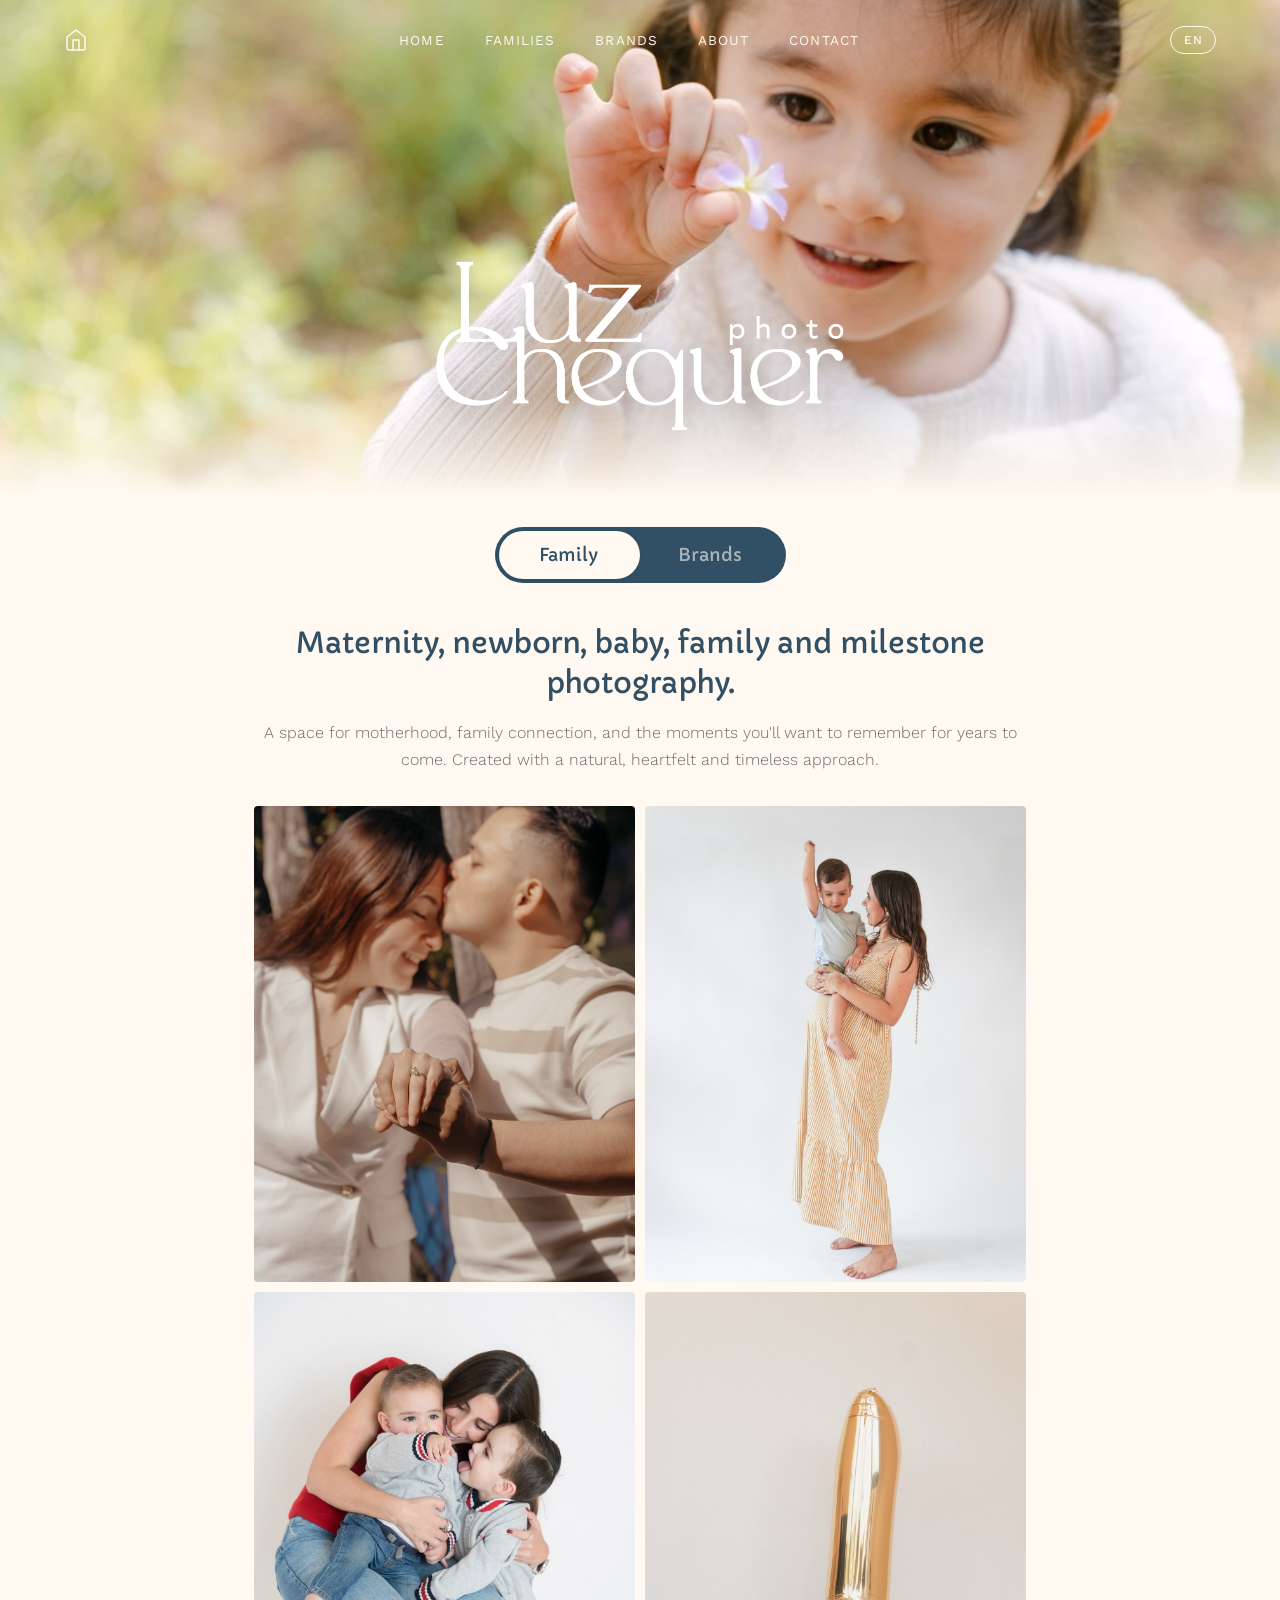
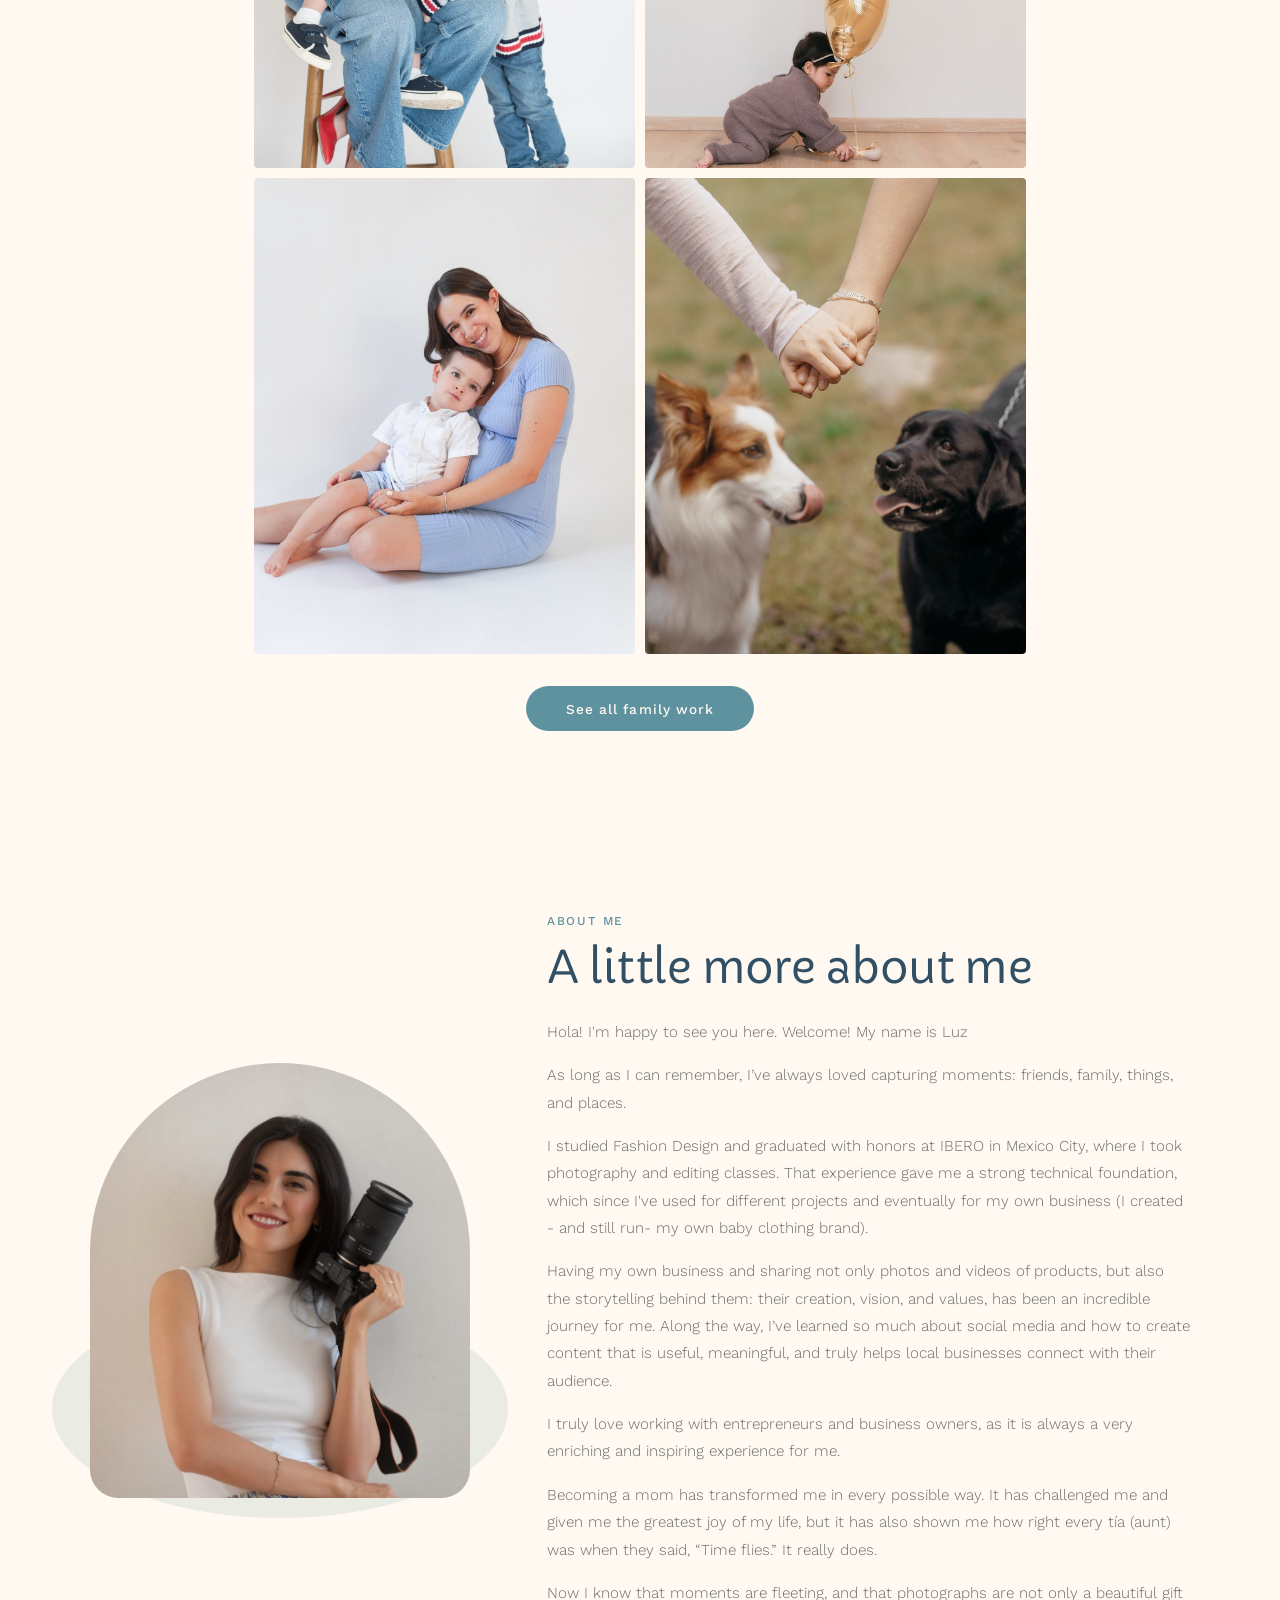
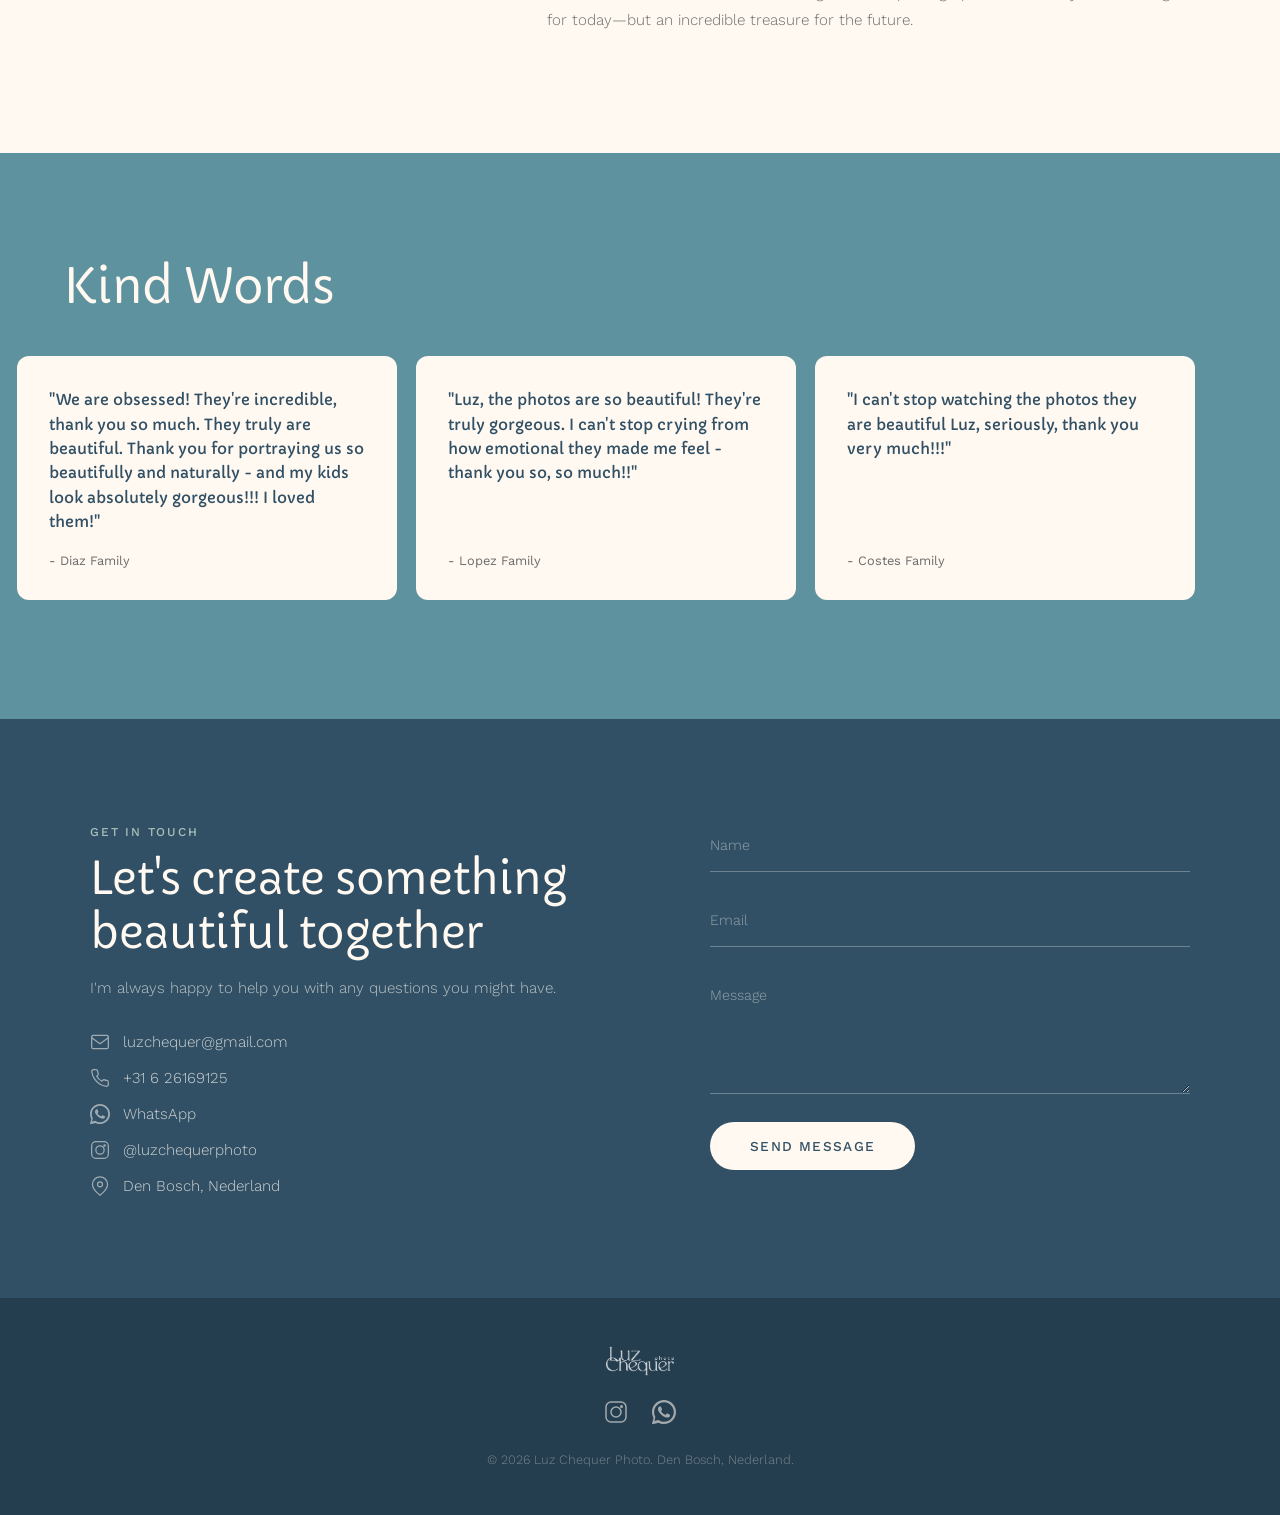
<file: site/index.html>
<!DOCTYPE html>
<html lang="en">
<head>
    <meta charset="UTF-8">
    <meta name="viewport" content="width=device-width, initial-scale=1.0">
    <title>Luz Chequer Photo</title>
    <link rel="stylesheet" href="/site/styles.css">
    <link rel="preconnect" href="https://fonts.googleapis.com">
    <link rel="preconnect" href="https://fonts.gstatic.com" crossorigin>
    <link href="https://fonts.googleapis.com/css2?family=Capriola&family=Work+Sans:wght@300;400;500;600&display=swap" rel="stylesheet">
    <link rel="preload" as="image" href="/porfolio/brands/DSC03379.jpg">
</head>
<body>

    <!-- Navigation -->
    <nav class="navbar navbar--transparent" id="navbar">
        <a href="#home" class="nav-logo">
            <img src="/logo/luzchequerphoto-logo.png" alt="Luz Chequer Photo" class="logo-dark">
            <img src="/logo/luzchequerphoto-logo-b.png" alt="Luz Chequer Photo" class="logo-light">
            <svg class="nav-home-icon" width="24" height="24" viewBox="0 0 24 24" fill="none" stroke="currentColor" stroke-width="1.5" stroke-linecap="round" stroke-linejoin="round"><path d="M3 9l9-7 9 7v11a2 2 0 0 1-2 2H5a2 2 0 0 1-2-2z"/><polyline points="9 22 9 12 15 12 15 22"/></svg>
        </a>
        <div class="nav-links" id="navLinks">
            <a href="/site/" data-en="Home" data-nl="Home">Home</a>
            <a href="/site/families.html" data-en="Families" data-nl="Gezinnen">Families</a>
            <a href="/site/brands.html" data-en="Brands" data-nl="Merken">Brands</a>
            <a href="#about" data-en="About" data-nl="Over mij">About</a>
            <a href="#contact" data-en="Contact" data-nl="Contact">Contact</a>
        </div>
        <div class="nav-right">
            <button class="lang-toggle" id="langToggle" title="Switch language">EN</button>
            <button class="menu-toggle" id="menuToggle" aria-label="Menu">
                <span></span>
                <span></span>
                <span></span>
            </button>
        </div>
    </nav>

    <!-- Mobile Menu Overlay -->
    <div class="mobile-menu" id="mobileMenu">
        <a href="/site/" data-en="Home" data-nl="Home">Home</a>
        <a href="/site/families.html" data-en="Families" data-nl="Gezinnen">Families</a>
        <a href="/site/brands.html" data-en="Brands" data-nl="Merken">Brands</a>
        <a href="#about" data-en="About" data-nl="Over mij">About</a>
        <a href="#contact" data-en="Contact" data-nl="Contact">Contact</a>
    </div>

    <!-- Hero Section -->
    <section class="home-hero" id="home">
        <div class="home-hero__image">
            <img src="/porfolio/families/DSC01907.jpg" alt="Family Photography" id="heroImg" data-family="/porfolio/families/DSC01907.jpg" data-brands="/porfolio/brands/DSC03379.jpg">
        </div>
        <div class="home-hero__logo">
            <img src="/logo/luzchequerphoto-logo-b.png" alt="Luz Chequer Photo">
        </div>
    </section>

    <!-- Tab Toggle -->
    <section class="home-tabs">
        <div class="home-tabs__switcher">
            <div class="home-tabs__slider" id="tabSlider"></div>
            <button class="home-tabs__btn active" data-tab="family" id="tabFamily">
                <span data-en="Family" data-nl="Gezin">Family</span>
            </button>
            <button class="home-tabs__btn" data-tab="brands" id="tabBrands">
                <span data-en="Brands" data-nl="Merken">Brands</span>
            </button>
        </div>

        <!-- Family Content -->
        <div class="home-tabs__content active" id="contentFamily">
            <h2 data-en="Maternity, newborn, baby, family and milestone photography." data-nl="Zwangerschap, newborn, baby, gezins- en milestonefotografie.">Maternity, newborn, baby, family and milestone photography.</h2>
            <p data-en="A space for motherhood, family connection, and the moments you'll want to remember for years to come. Created with a natural, heartfelt and timeless approach." data-nl="Een plek voor moederschap, familieverbinding en de momenten die je nog jaren wilt herinneren. Gemaakt met een natuurlijke, oprechte en tijdloze aanpak.">A space for motherhood, family connection, and the moments you'll want to remember for years to come. Created with a natural, heartfelt and timeless approach.</p>
            <div class="home-tabs__grid">
                <div class="home-tabs__grid-item"><img src="/porfolio/families/DSC04363.jpg" alt="Family photography" loading="lazy"></div>
                <div class="home-tabs__grid-item"><img src="/porfolio/families/luzchequerphoto-84.jpg" alt="Family photography" loading="lazy"></div>
                <div class="home-tabs__grid-item"><img src="/porfolio/families/DSC03801.jpg" alt="Family photography" loading="lazy"></div>
                <div class="home-tabs__grid-item"><img src="/porfolio/families/DSC01540.jpg" alt="Family photography" loading="lazy"></div>
                <div class="home-tabs__grid-item"><img src="/porfolio/families/luzchequerphoto-36.jpg" alt="Family photography" loading="lazy"></div>
                <div class="home-tabs__grid-item"><img src="/porfolio/families/DSC04311.jpg" alt="Family photography" loading="lazy"></div>
            </div>
            <a href="/site/families.html" class="home-tabs__cta" data-en="See all family work" data-nl="Bekijk al het gezinswerk">See all family work</a>
        </div>

        <!-- Brands Content -->
        <div class="home-tabs__content" id="contentBrands">
            <h2 data-en="Photo, video, brand content, product imagery, founder sessions and social media content." data-nl="Foto, video, merkcontent, productfotografie, founder-sessies en social media content.">Photo, video, brand content, product imagery, founder sessions and social media content.</h2>
            <p data-en="A space for businesses and founders who need strong, intentional visuals to show up consistently and professionally online." data-nl="Een plek voor bedrijven en founders die sterke, doordachte beelden nodig hebben om consistent en professioneel online aanwezig te zijn.">A space for businesses and founders who need strong, intentional visuals to show up consistently and professionally online.</p>
            <div class="home-tabs__grid">
                <div class="home-tabs__grid-item"><img src="/porfolio/brands/DSC03375.jpg" alt="Brand photography" loading="lazy"></div>
                <div class="home-tabs__grid-item"><img src="/porfolio/brands/DSC07817.jpg" alt="Brand photography" loading="lazy"></div>
                <div class="home-tabs__grid-item"><img src="/porfolio/brands/DSC05580.jpg" alt="Brand photography" loading="lazy"></div>
                <div class="home-tabs__grid-item"><img src="/porfolio/brands/DSC09235.jpg" alt="Brand photography" loading="lazy"></div>
                <div class="home-tabs__grid-item"><img src="/porfolio/brands/DSC07991.jpg" alt="Brand photography" loading="lazy"></div>
                <div class="home-tabs__grid-item"><img src="/porfolio/brands/MAURO-71-2.jpg" alt="Brand photography" loading="lazy"></div>
            </div>
            <a href="/site/brands.html" class="home-tabs__cta" data-en="See all brand work" data-nl="Bekijk al het merkwerk">See all brand work</a>
        </div>
    </section>

    <!-- About Section -->
    <section class="about" id="about">
        <div class="about-grid">
            <div class="about-image">
                <img src="/luzchequer.jpg" alt="Luz Chequer">
                <div class="about-shape"></div>
            </div>
            <div class="about-content">
                <span class="section-label" data-en="About Me" data-nl="Over Mij">About Me</span>
                <h2 data-en="A little more about me" data-nl="Even iets meer over mij">A little more about me</h2>
                <p data-en="Hi! I'm so happy to see you here. Welcome! As long as I can remember, I've always loved capturing moments: friends, family, things, and places." data-nl="Hoi! Wat leuk dat je hier bent. Welkom! Zolang ik me kan herinneren, heb ik altijd al graag momenten vastgelegd: vrienden, familie, dingen en plekken.">Hi! I'm so happy to see you here. Welcome! As long as I can remember, I've always loved capturing moments: friends, family, things, and places.</p>
                <p data-en="I studied Fashion Design and graduated with honors at IBERO in Mexico City, where I took photography and editing classes. That experience gave me a strong technical foundation, which I later used for different projects and eventually for my own business." data-nl="Ik heb Modeontwerp gestudeerd en cum laude afgestudeerd aan IBERO in Mexico-Stad, waar ik fotografie- en bewerkingslessen volgde. Die ervaring gaf me een sterke technische basis, die ik later gebruikte voor verschillende projecten en uiteindelijk voor mijn eigen bedrijf.">I studied Fashion Design and graduated with honors at IBERO in Mexico City, where I took photography and editing classes. That experience gave me a strong technical foundation, which I later used for different projects and eventually for my own business.</p>
                <p data-en="Becoming a mom has transformed me in every possible way. Now I know that moments are fleeting, and that photographs are a beautiful gift for today - but an incredible treasure for the future." data-nl="Moeder worden heeft me op alle mogelijke manieren veranderd. Nu weet ik dat momenten vluchtig zijn, en dat foto's een prachtig cadeau zijn voor vandaag - maar een ongelooflijke schat voor de toekomst.">Becoming a mom has transformed me in every possible way. Now I know that moments are fleeting, and that photographs are a beautiful gift for today - but an incredible treasure for the future.</p>
            </div>
        </div>
    </section>

    <!-- Kind Words -->
    <section class="testimonials">
        <h2 data-en="Kind Words" data-nl="Lieve Woorden">Kind Words</h2>
        <div class="testimonials-track">
            <div class="testimonial-card">
                <p>"We are obsessed! They're incredible, thank you so much. They truly are beautiful. Thank you for portraying us so beautifully and naturally - and my kids look absolutely gorgeous!!! I loved them!"</p>
                <span class="testimonial-author">- Diaz Family</span>
            </div>
            <div class="testimonial-card">
                <p>"Luz, the photos are so beautiful! They're truly gorgeous. I can't stop crying from how emotional they made me feel - thank you so, so much!!"</p>
                <span class="testimonial-author">- Lopez Family</span>
            </div>
            <div class="testimonial-card">
                <p>"I can't stop watching the photos they are beautiful Luz, seriously, thank you very much!!!"</p>
                <span class="testimonial-author">- Costes Family</span>
            </div>
        </div>
    </section>

    <!-- Contact Section -->
    <section class="contact" id="contact">
        <div class="contact-grid">
            <div class="contact-info">
                <span class="section-label" data-en="Get in Touch" data-nl="Neem Contact Op">Get in Touch</span>
                <h2 data-en="Let's create something beautiful together" data-nl="Laten we samen iets moois maken">Let's create something beautiful together</h2>
                <p data-en="I'm always happy to help you with any questions you might have." data-nl="Ik help je graag met al je vragen.">I'm always happy to help you with any questions you might have.</p>
                <div class="contact-details">
                    <a href="mailto:luzchequer@gmail.com" class="contact-link">
                        <svg width="20" height="20" viewBox="0 0 24 24" fill="none" stroke="currentColor" stroke-width="1.5"><rect x="2" y="4" width="20" height="16" rx="2"/><path d="m2 7 10 7 10-7"/></svg>
                        luzchequer@gmail.com
                    </a>
                    <a href="tel:+31626169125" class="contact-link">
                        <svg width="20" height="20" viewBox="0 0 24 24" fill="none" stroke="currentColor" stroke-width="1.5"><path d="M22 16.92v3a2 2 0 0 1-2.18 2 19.79 19.79 0 0 1-8.63-3.07 19.5 19.5 0 0 1-6-6 19.79 19.79 0 0 1-3.07-8.67A2 2 0 0 1 4.11 2h3a2 2 0 0 1 2 1.72c.127.96.361 1.903.7 2.81a2 2 0 0 1-.45 2.11L8.09 9.91a16 16 0 0 0 6 6l1.27-1.27a2 2 0 0 1 2.11-.45c.907.339 1.85.573 2.81.7A2 2 0 0 1 22 16.92z"/></svg>
                        +31 6 26169125
                    </a>
                    <a href="https://wa.me/527713960683" class="contact-link" target="_blank">
                        <svg width="20" height="20" viewBox="0 0 24 24" fill="currentColor"><path d="M17.472 14.382c-.297-.149-1.758-.867-2.03-.967-.273-.099-.471-.148-.67.15-.197.297-.767.966-.94 1.164-.173.199-.347.223-.644.075-.297-.15-1.255-.463-2.39-1.475-.883-.788-1.48-1.761-1.653-2.059-.173-.297-.018-.458.13-.606.134-.133.298-.347.446-.52.149-.174.198-.298.298-.497.099-.198.05-.371-.025-.52-.075-.149-.669-1.612-.916-2.207-.242-.579-.487-.5-.669-.51-.173-.008-.371-.01-.57-.01-.198 0-.52.074-.792.372-.272.297-1.04 1.016-1.04 2.479 0 1.462 1.065 2.875 1.213 3.074.149.198 2.096 3.2 5.077 4.487.709.306 1.262.489 1.694.625.712.227 1.36.195 1.871.118.571-.085 1.758-.719 2.006-1.413.248-.694.248-1.289.173-1.413-.074-.124-.272-.198-.57-.347z"/><path d="M12 0C5.373 0 0 5.373 0 12c0 2.127.555 4.122 1.527 5.855L.06 23.647a.5.5 0 0 0 .608.608l5.792-1.467A11.94 11.94 0 0 0 12 24c6.627 0 12-5.373 12-12S18.627 0 12 0zm0 21.818a9.8 9.8 0 0 1-5.283-1.545l-.379-.225-3.927.995.995-3.927-.225-.379A9.8 9.8 0 0 1 2.182 12c0-5.422 4.396-9.818 9.818-9.818S21.818 6.578 21.818 12s-4.396 9.818-9.818 9.818z"/></svg>
                        WhatsApp
                    </a>
                    <a href="https://instagram.com/luzchequerphoto" class="contact-link" target="_blank">
                        <svg width="20" height="20" viewBox="0 0 24 24" fill="none" stroke="currentColor" stroke-width="1.5"><rect x="2" y="2" width="20" height="20" rx="5"/><circle cx="12" cy="12" r="5"/><circle cx="17.5" cy="6.5" r="1.5" fill="currentColor" stroke="none"/></svg>
                        @luzchequerphoto
                    </a>
                    <div class="contact-link location">
                        <svg width="20" height="20" viewBox="0 0 24 24" fill="none" stroke="currentColor" stroke-width="1.5"><path d="M21 10c0 7-9 13-9 13s-9-6-9-13a9 9 0 0 1 18 0z"/><circle cx="12" cy="10" r="3"/></svg>
                        Den Bosch, Nederland
                    </div>
                </div>
            </div>
            <div class="contact-form-wrapper">
                <form class="contact-form" id="contactForm">
                    <input type="hidden" name="access_key" value="4bac06e0-33e6-4a0a-a055-54205d506e47">
                    <div class="form-group">
                        <input type="text" name="name" required placeholder=" ">
                        <label data-en="Name" data-nl="Naam">Name</label>
                    </div>
                    <div class="form-group">
                        <input type="email" name="email" required placeholder=" ">
                        <label data-en="Email" data-nl="E-mail">Email</label>
                    </div>
                    <div class="form-group">
                        <textarea name="message" rows="5" required placeholder=" "></textarea>
                        <label data-en="Message" data-nl="Bericht">Message</label>
                    </div>
                    <button type="submit" class="submit-btn" data-en="Send Message" data-nl="Verstuur Bericht">Send Message</button>
                </form>
            </div>
        </div>
    </section>

    <!-- Footer -->
    <footer class="footer">
        <div class="footer-content">
            <img src="/logo/luzchequerphoto-logo-b.png" alt="Luz Chequer Photo" class="footer-logo">
            <div class="footer-social">
                <a href="https://instagram.com/luzchequerphoto" target="_blank" aria-label="Instagram">
                    <svg width="24" height="24" viewBox="0 0 24 24" fill="none" stroke="currentColor" stroke-width="1.5"><rect x="2" y="2" width="20" height="20" rx="5"/><circle cx="12" cy="12" r="5"/><circle cx="17.5" cy="6.5" r="1.5" fill="currentColor" stroke="none"/></svg>
                </a>
                <a href="https://wa.me/527713960683" target="_blank" aria-label="WhatsApp">
                    <svg width="24" height="24" viewBox="0 0 24 24" fill="currentColor"><path d="M17.472 14.382c-.297-.149-1.758-.867-2.03-.967-.273-.099-.471-.148-.67.15-.197.297-.767.966-.94 1.164-.173.199-.347.223-.644.075-.297-.15-1.255-.463-2.39-1.475-.883-.788-1.48-1.761-1.653-2.059-.173-.297-.018-.458.13-.606.134-.133.298-.347.446-.52.149-.174.198-.298.298-.497.099-.198.05-.371-.025-.52-.075-.149-.669-1.612-.916-2.207-.242-.579-.487-.5-.669-.51-.173-.008-.371-.01-.57-.01-.198 0-.52.074-.792.372-.272.297-1.04 1.016-1.04 2.479 0 1.462 1.065 2.875 1.213 3.074.149.198 2.096 3.2 5.077 4.487.709.306 1.262.489 1.694.625.712.227 1.36.195 1.871.118.571-.085 1.758-.719 2.006-1.413.248-.694.248-1.289.173-1.413-.074-.124-.272-.198-.57-.347z"/><path d="M12 0C5.373 0 0 5.373 0 12c0 2.127.555 4.122 1.527 5.855L.06 23.647a.5.5 0 0 0 .608.608l5.792-1.467A11.94 11.94 0 0 0 12 24c6.627 0 12-5.373 12-12S18.627 0 12 0zm0 21.818a9.8 9.8 0 0 1-5.283-1.545l-.379-.225-3.927.995.995-3.927-.225-.379A9.8 9.8 0 0 1 2.182 12c0-5.422 4.396-9.818 9.818-9.818S21.818 6.578 21.818 12s-4.396 9.818-9.818 9.818z"/></svg>
                </a>
            </div>
            <p class="footer-copy">&copy; 2026 Luz Chequer Photo. Den Bosch, Nederland.</p>
        </div>
    </footer>

    <script src="/site/content-loader.js"></script>
    <script src="/site/script.js"></script>
</body>
</html>
</file>
<file: site/styles.css>
/* ============================================
   Luz Chequer Photo - Brand Stylesheet
   Colors from Mesa de trabajo:
   Lime:      #E0EABC
   Mint:      #ABC0B9
   Teal:      #5F929F
   Navy:      #315065
   Light Blue:#A7C1E1
   Background:#F7F3EE (warm cream from brand sheet)
   ============================================ */

:root {
    --lime: #E0EABC;
    --mint: #ABC0B9;
    --teal: #5F929F;
    --navy: #315065;
    --light-blue: #A7C1E1;
    --cream: #fff9f1;
    --white: #FFFFFF;
    --text: #2A2A2A;
    --text-light: #6B6B6B;

    --font-display: 'Capriola', sans-serif;
    --font-body: 'Work Sans', -apple-system, sans-serif;

    --nav-height: 80px;
}

* {
    margin: 0;
    padding: 0;
    box-sizing: border-box;
}

html {
    scroll-behavior: smooth;
    font-size: 16px;
}

body {
    font-family: var(--font-body);
    color: var(--text);
    background: var(--cream);
    overflow-x: hidden;
    -webkit-font-smoothing: antialiased;
}

img {
    display: block;
    max-width: 100%;
}

a {
    text-decoration: none;
    color: inherit;
}

/* ── Navigation ────────────────────────── */

.navbar {
    position: fixed;
    top: 0;
    left: 0;
    right: 0;
    height: var(--nav-height);
    display: flex;
    align-items: center;
    justify-content: space-between;
    padding: 0 clamp(1.5rem, 5vw, 4rem);
    background: rgba(247, 243, 238, 0.85);
    backdrop-filter: blur(20px);
    -webkit-backdrop-filter: blur(20px);
    z-index: 1000;
    transition: background 0.3s, box-shadow 0.3s;
}

.navbar.scrolled {
    background: rgba(247, 243, 238, 0.95);
    box-shadow: 0 1px 20px rgba(49, 80, 101, 0.08);
}

.nav-logo {
    display: flex;
    align-items: center;
    z-index: 10;
}

.nav-logo img {
    height: 36px;
    width: auto;
}

.logo-light {
    display: none;
}

.nav-links {
    display: flex;
    gap: 2.5rem;
}

.nav-links a {
    font-family: var(--font-body);
    font-size: 0.85rem;
    font-weight: 400;
    letter-spacing: 0.08em;
    text-transform: uppercase;
    color: var(--navy);
    position: relative;
    transition: color 0.3s;
}

.nav-links a::after {
    content: '';
    position: absolute;
    bottom: -4px;
    left: 0;
    width: 0;
    height: 1.5px;
    background: var(--teal);
    transition: width 0.3s;
}

.nav-links a:hover::after,
.nav-links a.active::after {
    width: 100%;
}

.nav-right {
    display: flex;
    align-items: center;
    gap: 1rem;
}

.lang-toggle {
    display: flex;
    align-items: center;
    gap: 0.4rem;
    padding: 0.4rem 0.8rem;
    background: transparent;
    border: 1.5px solid var(--navy);
    border-radius: 100px;
    cursor: pointer;
    font-family: var(--font-body);
    font-size: 0.75rem;
    font-weight: 500;
    letter-spacing: 0.05em;
    color: var(--navy);
    transition: all 0.3s;
}

.lang-toggle:hover {
    background: var(--navy);
    color: var(--white);
}

.lang-flag {
    font-size: 1rem;
    line-height: 1;
}

.menu-toggle {
    display: none;
    flex-direction: column;
    gap: 5px;
    background: none;
    border: none;
    cursor: pointer;
    padding: 4px;
    z-index: 10;
}

.menu-toggle span {
    display: block;
    width: 24px;
    height: 2px;
    background: var(--navy);
    transition: all 0.3s;
    border-radius: 2px;
}

.menu-toggle.open span:nth-child(1) {
    transform: rotate(45deg) translate(5px, 5px);
}

.menu-toggle.open span:nth-child(2) {
    opacity: 0;
}

.menu-toggle.open span:nth-child(3) {
    transform: rotate(-45deg) translate(5px, -5px);
}

.mobile-menu {
    display: none;
    position: fixed;
    inset: 0;
    background: var(--navy);
    z-index: 999;
    flex-direction: column;
    align-items: center;
    justify-content: center;
    gap: 2.5rem;
    opacity: 0;
    pointer-events: none;
    transition: opacity 0.4s;
}

.mobile-menu.open {
    opacity: 1;
    pointer-events: all;
}

.mobile-menu a {
    font-family: var(--font-display);
    font-size: 2rem;
    color: var(--cream);
    letter-spacing: 0.02em;
    transition: color 0.3s;
}

.mobile-menu a:hover {
    color: var(--mint);
}

/* ── Hero ──────────────────────────────── */

.hero {
    min-height: 100vh;
    display: flex;
    align-items: center;
    padding: calc(var(--nav-height) + 2rem) clamp(1.5rem, 5vw, 4rem) 2rem;
    gap: clamp(2rem, 5vw, 6rem);
    position: relative;
    overflow: hidden;
}

.hero-content {
    flex: 1;
    max-width: 600px;
    z-index: 2;
}

.hero-title {
    font-family: var(--font-display);
    font-weight: 300;
    line-height: 1.1;
    color: var(--navy);
    margin-bottom: 1.5rem;
}

.hero-line-1 {
    display: block;
    font-size: clamp(3rem, 6vw, 5.5rem);
    font-style: italic;
    color: var(--teal);
}

.hero-line-2 {
    display: block;
    font-size: clamp(2.5rem, 5vw, 4.5rem);
}

.hero-line-3 {
    display: block;
    font-size: clamp(2.5rem, 5vw, 4.5rem);
}

.hero-subtitle {
    font-size: 1rem;
    font-weight: 300;
    color: var(--text-light);
    margin-bottom: 2.5rem;
    letter-spacing: 0.02em;
}

.hero-cta {
    display: inline-block;
    padding: 1rem 2.5rem;
    background: var(--navy);
    color: var(--cream);
    font-family: var(--font-body);
    font-size: 0.85rem;
    font-weight: 400;
    letter-spacing: 0.1em;
    text-transform: uppercase;
    border-radius: 100px;
    transition: all 0.4s;
}

.hero-cta:hover {
    background: var(--teal);
    transform: translateY(-2px);
    box-shadow: 0 8px 30px rgba(95, 146, 159, 0.3);
}

.hero-image-wrapper {
    flex: 1;
    position: relative;
    max-width: 500px;
    z-index: 1;
}

.hero-image {
    position: relative;
    border-radius: 200px 200px 30px 30px;
    overflow: hidden;
    aspect-ratio: 3/4;
    z-index: 2;
}

.hero-image img {
    width: 100%;
    height: 100%;
    object-fit: cover;
}

.hero-shape {
    position: absolute;
    border-radius: 50%;
    z-index: 1;
}

.shape-1 {
    width: 200px;
    height: 200px;
    background: var(--lime);
    top: -30px;
    right: -40px;
    opacity: 0.6;
}

.shape-2 {
    width: 150px;
    height: 150px;
    background: var(--light-blue);
    bottom: -20px;
    left: -30px;
    opacity: 0.5;
}

/* ── Services ──────────────────────────── */

.services {
    padding: clamp(4rem, 8vw, 8rem) clamp(1.5rem, 5vw, 4rem);
}

.services-grid {
    max-width: 1200px;
    margin: 0 auto;
    display: flex;
    flex-direction: column;
    gap: clamp(3rem, 6vw, 6rem);
}

.service-card {
    display: flex;
    align-items: center;
    gap: clamp(2rem, 5vw, 5rem);
}

.service-card.reverse {
    flex-direction: row-reverse;
}

.service-image {
    flex: 1;
    border-radius: 20px;
    overflow: hidden;
    aspect-ratio: 4/5;
    max-width: 480px;
}

.service-image img {
    width: 100%;
    height: 100%;
    object-fit: cover;
    transition: transform 0.6s;
}

.service-card:hover .service-image img {
    transform: scale(1.03);
}

.service-content {
    flex: 1;
}

.service-label {
    display: inline-block;
    font-size: 0.75rem;
    font-weight: 500;
    letter-spacing: 0.15em;
    text-transform: uppercase;
    color: var(--teal);
    margin-bottom: 1rem;
    padding: 0.4rem 1rem;
    background: rgba(95, 146, 159, 0.1);
    border-radius: 100px;
}

.service-content h2 {
    font-family: var(--font-display);
    font-size: clamp(1.8rem, 3vw, 2.8rem);
    font-weight: 400;
    color: var(--navy);
    line-height: 1.2;
    margin-bottom: 1rem;
}

.service-content p {
    font-size: 1rem;
    font-weight: 300;
    line-height: 1.7;
    color: var(--text-light);
    margin-bottom: 1.5rem;
}

.service-link {
    font-size: 0.9rem;
    font-weight: 500;
    color: var(--navy);
    letter-spacing: 0.02em;
    transition: color 0.3s;
}

.service-link:hover {
    color: var(--teal);
}

/* ── Quote Banner ──────────────────────── */

.quote-banner {
    padding: clamp(4rem, 8vw, 7rem) clamp(1.5rem, 5vw, 4rem);
    background: var(--navy);
    text-align: center;
    position: relative;
    overflow: hidden;
}

.quote-shapes {
    position: absolute;
    inset: 0;
    pointer-events: none;
}

.q-shape {
    position: absolute;
    border-radius: 50%;
    opacity: 0.08;
}

.q-1 {
    width: 300px;
    height: 300px;
    background: var(--mint);
    top: -100px;
    left: -50px;
}

.q-2 {
    width: 200px;
    height: 200px;
    background: var(--lime);
    bottom: -80px;
    right: 10%;
}

.q-3 {
    width: 150px;
    height: 150px;
    background: var(--light-blue);
    top: 20%;
    right: -40px;
}

blockquote p {
    font-family: var(--font-display);
    font-size: clamp(1.5rem, 3vw, 2.5rem);
    font-weight: 400;
    font-style: normal;
    color: var(--cream);
    max-width: 700px;
    margin: 0 auto;
    line-height: 1.4;
    position: relative;
    z-index: 1;
}

/* ── Portfolio ─────────────────────────── */

.portfolio {
    padding: clamp(4rem, 8vw, 8rem) clamp(1.5rem, 5vw, 4rem);
}

.portfolio-header {
    max-width: 1200px;
    margin: 0 auto 3rem;
    display: flex;
    align-items: baseline;
    justify-content: space-between;
    flex-wrap: wrap;
    gap: 1.5rem;
}

.portfolio-header h2 {
    font-family: var(--font-display);
    font-size: clamp(2rem, 4vw, 3.5rem);
    font-weight: 300;
    color: var(--navy);
}

.portfolio-tabs {
    display: flex;
    gap: 0.5rem;
}

.tab-btn {
    padding: 0.5rem 1.5rem;
    border: 1.5px solid var(--navy);
    border-radius: 100px;
    background: transparent;
    font-family: var(--font-body);
    font-size: 0.8rem;
    font-weight: 400;
    letter-spacing: 0.05em;
    color: var(--navy);
    cursor: pointer;
    transition: all 0.3s;
}

.tab-btn:hover,
.tab-btn.active {
    background: var(--navy);
    color: var(--cream);
}

.portfolio-grid {
    max-width: 1200px;
    margin: 0 auto;
    columns: 3;
    column-gap: 1rem;
}

.portfolio-item {
    break-inside: avoid;
    margin-bottom: 1rem;
    border-radius: 12px;
    overflow: hidden;
    cursor: pointer;
    position: relative;
    transition: opacity 0.4s, transform 0.4s;
}

.portfolio-item::after {
    content: '';
    position: absolute;
    inset: 0;
    background: rgba(49, 80, 101, 0);
    transition: background 0.3s;
    border-radius: 12px;
}

.portfolio-item:hover::after {
    background: rgba(49, 80, 101, 0.1);
}

.portfolio-item img {
    width: 100%;
    display: block;
    transition: transform 0.6s;
}

.portfolio-item:hover img {
    transform: scale(1.03);
}

.portfolio-item.hidden {
    display: none;
}

/* ── Lightbox ──────────────────────────── */

.lightbox {
    position: fixed;
    inset: 0;
    background: rgba(0, 0, 0, 0.92);
    z-index: 2000;
    display: flex;
    align-items: center;
    justify-content: center;
    opacity: 0;
    pointer-events: none;
    transition: opacity 0.3s;
}

.lightbox.open {
    opacity: 1;
    pointer-events: all;
}

.lightbox img {
    max-width: 90vw;
    max-height: 90vh;
    object-fit: contain;
    border-radius: 8px;
}

.lightbox-close,
.lightbox-prev,
.lightbox-next {
    position: absolute;
    background: none;
    border: none;
    color: white;
    cursor: pointer;
    font-size: 2rem;
    padding: 1rem;
    opacity: 0.7;
    transition: opacity 0.3s;
}

.lightbox-close:hover,
.lightbox-prev:hover,
.lightbox-next:hover {
    opacity: 1;
}

.lightbox-close {
    top: 1rem;
    right: 1.5rem;
    font-size: 2.5rem;
}

.lightbox-prev {
    left: 1.5rem;
    font-size: 3rem;
}

.lightbox-next {
    right: 1.5rem;
    font-size: 3rem;
}

/* ── About ─────────────────────────────── */

.about {
    padding: clamp(4rem, 8vw, 8rem) clamp(1.5rem, 5vw, 4rem);
    background: var(--cream);
    position: relative;
    z-index: 1;
}

.about-grid {
    max-width: 1100px;
    margin: 0 auto;
    display: flex;
    align-items: center;
    gap: clamp(3rem, 6vw, 6rem);
}

.about-image {
    flex: 0 0 380px;
    position: relative;
}

.about-image img {
    width: 100%;
    border-radius: 200px 200px 30px 30px;
    position: relative;
    z-index: 2;
}

.about-shape {
    position: absolute;
    width: 120%;
    height: 50%;
    bottom: -20px;
    left: -10%;
    background: var(--mint);
    border-radius: 50%;
    opacity: 0.25;
    z-index: 1;
}

.section-label {
    display: inline-block;
    font-size: 0.75rem;
    font-weight: 500;
    letter-spacing: 0.15em;
    text-transform: uppercase;
    color: var(--teal);
    margin-bottom: 0.8rem;
}

.about-content h2 {
    font-family: var(--font-display);
    font-size: clamp(2rem, 3.5vw, 3rem);
    font-weight: 300;
    color: var(--navy);
    margin-bottom: 1.5rem;
    line-height: 1.2;
}

.about-content p {
    font-size: 0.95rem;
    font-weight: 300;
    line-height: 1.8;
    color: var(--text-light);
    margin-bottom: 1rem;
}

/* ── Testimonials ─────────────────────── */

.testimonials {
    padding: clamp(4rem, 8vw, 7rem) 0;
    background: var(--teal);
}

.testimonials h2 {
    font-family: var(--font-display);
    font-size: clamp(2rem, 4vw, 3rem);
    font-weight: 300;
    color: var(--cream);
    margin-bottom: 2.5rem;
    padding-left: clamp(1.5rem, 5vw, 4rem);
}

.testimonials-track {
    display: flex;
    gap: 1.2rem;
    overflow-x: auto;
    scroll-snap-type: x mandatory;
    -webkit-overflow-scrolling: touch;
    scrollbar-width: none;
    padding: 0 clamp(1.5rem, 5vw, 4rem) 1rem;
}

.testimonials-track::after {
    content: '';
    flex: 0 0 1px;
}

.testimonials-track::-webkit-scrollbar {
    display: none;
}

.testimonial-card {
    flex: 0 0 clamp(280px, 75vw, 380px);
    scroll-snap-align: start;
    background: var(--cream);
    border-radius: 12px;
    padding: 2rem;
    display: flex;
    flex-direction: column;
    justify-content: space-between;
}

.testimonial-card p {
    font-family: var(--font-display);
    font-size: 0.95rem;
    font-weight: 400;
    line-height: 1.6;
    color: var(--navy);
    margin-bottom: 1.2rem;
}

.testimonial-author {
    font-family: var(--font-body);
    font-size: 0.8rem;
    font-weight: 400;
    color: var(--text-light);
}

/* ── Contact ───────────────────────────── */

.contact {
    padding: clamp(4rem, 8vw, 8rem) clamp(1.5rem, 5vw, 4rem);
    background: var(--navy);
    color: var(--cream);
}

.contact-grid {
    max-width: 1100px;
    margin: 0 auto;
    display: flex;
    gap: clamp(3rem, 6vw, 6rem);
    align-items: flex-start;
}

.contact-info {
    flex: 1;
}

.contact .section-label {
    color: var(--mint);
}

.contact-info h2 {
    font-family: var(--font-display);
    font-size: clamp(2rem, 3.5vw, 3rem);
    font-weight: 300;
    color: var(--cream);
    margin-bottom: 1rem;
    line-height: 1.2;
}

.contact-info > p {
    font-size: 0.95rem;
    font-weight: 300;
    color: rgba(247, 243, 238, 0.7);
    margin-bottom: 2rem;
    line-height: 1.6;
}

.contact-details {
    display: flex;
    flex-direction: column;
    gap: 1rem;
}

.contact-link {
    display: flex;
    align-items: center;
    gap: 0.8rem;
    font-size: 0.95rem;
    font-weight: 300;
    color: rgba(247, 243, 238, 0.8);
    transition: color 0.3s;
}

.contact-link:hover {
    color: var(--mint);
}

.contact-link svg {
    flex-shrink: 0;
    opacity: 0.7;
}

.contact-form-wrapper {
    flex: 1;
    max-width: 480px;
}

.contact-form {
    display: flex;
    flex-direction: column;
    gap: 1.5rem;
}

.form-group {
    position: relative;
}

.form-group input,
.form-group textarea {
    width: 100%;
    padding: 1rem 0;
    background: transparent;
    border: none;
    border-bottom: 1px solid rgba(247, 243, 238, 0.3);
    color: var(--cream);
    font-family: var(--font-body);
    font-size: 0.95rem;
    font-weight: 300;
    outline: none;
    transition: border-color 0.3s;
}

.form-group input:focus,
.form-group textarea:focus {
    border-bottom-color: var(--mint);
}

.form-group label {
    position: absolute;
    top: 1rem;
    left: 0;
    font-size: 0.9rem;
    font-weight: 300;
    color: rgba(247, 243, 238, 0.5);
    pointer-events: none;
    transition: all 0.3s;
}

.form-group input:focus + label,
.form-group input:not(:placeholder-shown) + label,
.form-group textarea:focus + label,
.form-group textarea:not(:placeholder-shown) + label {
    top: -0.8rem;
    font-size: 0.7rem;
    color: var(--mint);
    letter-spacing: 0.1em;
    text-transform: uppercase;
}

.form-group textarea {
    resize: vertical;
    min-height: 100px;
}

.submit-btn {
    align-self: flex-start;
    padding: 1rem 2.5rem;
    background: var(--cream);
    color: var(--navy);
    border: none;
    border-radius: 100px;
    font-family: var(--font-body);
    font-size: 0.85rem;
    font-weight: 500;
    letter-spacing: 0.1em;
    text-transform: uppercase;
    cursor: pointer;
    transition: all 0.4s;
}

.submit-btn:hover {
    background: var(--mint);
    transform: translateY(-2px);
    box-shadow: 0 8px 25px rgba(0, 0, 0, 0.2);
}

/* ── Footer ────────────────────────────── */

.footer {
    padding: 3rem clamp(1.5rem, 5vw, 4rem);
    background: #243d4f;
    text-align: center;
}

.footer-content {
    max-width: 1200px;
    margin: 0 auto;
}

.footer-logo {
    height: 30px;
    margin: 0 auto 1.5rem;
    opacity: 0.8;
}

.footer-social {
    display: flex;
    justify-content: center;
    gap: 1.5rem;
    margin-bottom: 1.5rem;
}

.footer-social a {
    color: rgba(247, 243, 238, 0.6);
    transition: color 0.3s;
}

.footer-social a:hover {
    color: var(--mint);
}

.footer-copy {
    font-size: 0.8rem;
    font-weight: 300;
    color: rgba(247, 243, 238, 0.4);
}

/* ── Home Hero (Full-bleed image + logo) ── */

.home-hero {
    position: relative;
    width: 100%;
    aspect-ratio: 16/10;
    max-height: 55vh;
    overflow: hidden;
}

.home-hero__image {
    position: absolute;
    inset: 0;
}

.home-hero__image img {
    width: 100%;
    height: 100%;
    object-fit: cover;
    transition: opacity 0.5s ease;
}

.home-hero::after {
    content: '';
    position: absolute;
    bottom: 0;
    left: 0;
    right: 0;
    height: 20%;
    background: linear-gradient(to bottom, transparent, var(--cream));
    z-index: 1;
    pointer-events: none;
}

.home-hero__logo {
    position: absolute;
    bottom: 12%;
    left: 50%;
    transform: translateX(-50%);
    z-index: 2;
}

.home-hero__logo img {
    height: clamp(80px, 18vw, 180px);
    width: auto;
    filter: drop-shadow(0 2px 12px rgba(0, 0, 0, 0.15));
}

/* Home icon in nav */
.nav-home-icon {
    display: none;
}

/* Homepage: show home icon, hide logo */
.navbar--transparent .nav-logo img {
    display: none !important;
}

.navbar--transparent .nav-home-icon {
    display: block;
    color: var(--cream);
    transition: color 0.3s;
}

.navbar--transparent.scrolled .nav-logo img.logo-dark {
    display: block !important;
}

.navbar--transparent.scrolled .nav-home-icon {
    display: none;
}

/* Transparent navbar on homepage hero */
.navbar--transparent {
    background: transparent;
    backdrop-filter: none;
    -webkit-backdrop-filter: none;
}

.navbar--transparent .logo-dark {
    display: none;
}

.navbar--transparent .logo-light {
    display: block;
}

.navbar--transparent .nav-links a,
.navbar--transparent .lang-toggle,
.navbar--transparent .menu-toggle span {
    color: var(--cream);
}

.navbar--transparent .lang-toggle {
    border-color: var(--cream);
}

.navbar--transparent .lang-toggle:hover {
    background: var(--cream);
    color: var(--navy);
}

.navbar--transparent.scrolled {
    background: rgba(255, 249, 241, 0.95);
    backdrop-filter: blur(20px);
    -webkit-backdrop-filter: blur(20px);
}

.navbar--transparent.scrolled .logo-dark {
    display: block;
}

.navbar--transparent.scrolled .logo-light {
    display: none;
}

.navbar--transparent.scrolled .nav-links a,
.navbar--transparent.scrolled .lang-toggle,
.navbar--transparent.scrolled .menu-toggle span {
    color: var(--navy);
}

.navbar--transparent.scrolled .lang-toggle {
    border-color: var(--navy);
}

.navbar--transparent.scrolled .lang-toggle:hover {
    background: var(--navy);
    color: var(--cream);
}

/* ── Home Tabs Section ────────────────── */

.home-tabs {
    padding: 2rem clamp(1.5rem, 5vw, 4rem) clamp(3rem, 6vw, 5rem);
    text-align: center;
    max-width: 900px;
    margin: 0 auto;
    position: relative;
    z-index: 1;
    background: var(--cream);
    min-height: 100vh;
}

.home-tabs__switcher {
    display: inline-flex;
    background: var(--navy);
    border-radius: 100px;
    padding: 4px;
    margin-bottom: 2.5rem;
    position: relative;
}

.home-tabs__slider {
    position: absolute;
    top: 4px;
    left: 4px;
    width: calc(50% - 4px);
    height: calc(100% - 8px);
    background: var(--cream);
    border-radius: 100px;
    transition: transform 0.35s cubic-bezier(0.4, 0, 0.2, 1);
    z-index: 0;
    box-shadow: 0 1px 4px rgba(0, 0, 0, 0.1);
}

.home-tabs__slider.right {
    transform: translateX(100%);
}

.home-tabs__btn {
    padding: 0.8rem 2.5rem;
    border: none;
    border-radius: 100px;
    background: transparent;
    color: rgba(255, 249, 241, 0.6);
    font-family: var(--font-display);
    font-size: 1.1rem;
    cursor: pointer;
    transition: color 0.35s cubic-bezier(0.4, 0, 0.2, 1);
    position: relative;
    z-index: 1;
}

.home-tabs__btn.active {
    color: var(--navy);
}

.home-tabs__content {
    display: none;
    opacity: 0;
}

.home-tabs__content.active {
    display: block;
    animation: contentFadeIn 0.45s ease forwards;
}

@keyframes contentFadeIn {
    from { opacity: 0; transform: translateY(6px); }
    to   { opacity: 1; transform: translateY(0); }
}

/* Grid items reveal on scroll */
.home-tabs__grid-item {
    opacity: 0;
    transform: translateY(20px);
    transition: opacity 0.5s ease, transform 0.5s ease;
}

.home-tabs__grid-item.visible {
    opacity: 1;
    transform: translateY(0);
}

.home-tabs__content h2 {
    font-family: var(--font-display);
    font-size: clamp(1.4rem, 3vw, 1.8rem);
    font-weight: 400;
    color: var(--navy);
    line-height: 1.4;
    margin-bottom: 1rem;
}

.home-tabs__content > p {
    font-family: var(--font-body);
    font-size: 1rem;
    font-weight: 300;
    line-height: 1.7;
    color: var(--text-light);
    margin-bottom: 2rem;
}

.home-tabs__grid {
    display: grid;
    grid-template-columns: 1fr 1fr;
    gap: 0.6rem;
    margin-bottom: 2rem;
}

.home-tabs__grid-item {
    overflow: hidden;
    border-radius: 4px;
    aspect-ratio: 4/5;
}

.home-tabs__grid-item img {
    width: 100%;
    height: 100%;
    object-fit: cover;
    transition: transform 0.6s;
}

.home-tabs__grid-item:hover img {
    transform: scale(1.03);
}

.home-tabs__cta {
    display: inline-block;
    padding: 0.9rem 2.5rem;
    background: var(--teal);
    color: var(--cream);
    font-family: var(--font-body);
    font-size: 0.85rem;
    font-weight: 500;
    letter-spacing: 0.08em;
    border-radius: 100px;
    transition: all 0.3s;
}

.home-tabs__cta:hover {
    background: var(--navy);
    transform: translateY(-2px);
    box-shadow: 0 6px 20px rgba(49, 80, 101, 0.25);
}

/* ── Page Hero (subpages) ──────────────── */

.page-hero {
    position: relative;
    height: 70vh;
    min-height: 400px;
    display: flex;
    align-items: center;
    justify-content: center;
    text-align: center;
    padding-top: var(--nav-height);
    overflow: hidden;
}

.page-hero img {
    position: absolute;
    inset: 0;
    width: 100%;
    height: 100%;
    object-fit: cover;
}

.page-hero-overlay {
    position: absolute;
    inset: 0;
    background: linear-gradient(to bottom, rgba(49, 80, 101, 0.3), rgba(49, 80, 101, 0.6));
}

.page-hero-content {
    position: relative;
    z-index: 2;
    color: var(--cream);
    max-width: 700px;
    padding: 0 2rem;
}

.page-hero-content h1 {
    font-family: var(--font-display);
    font-size: clamp(2.5rem, 5vw, 4.5rem);
    font-weight: 300;
    margin-bottom: 1rem;
    line-height: 1.1;
}

.page-hero-content p {
    font-size: 1.05rem;
    font-weight: 300;
    line-height: 1.7;
    color: rgba(247, 243, 238, 0.85);
}

/* ── Page Intro Text ───────────────────── */

.page-intro {
    padding: clamp(3rem, 6vw, 5rem) clamp(1.5rem, 5vw, 4rem);
    text-align: center;
    max-width: 800px;
    margin: 0 auto;
}

.page-intro h2 {
    font-family: var(--font-display);
    font-size: clamp(1.8rem, 3vw, 2.5rem);
    font-weight: 300;
    color: var(--navy);
    margin-bottom: 1rem;
    line-height: 1.3;
}

.page-intro p {
    font-size: 1rem;
    font-weight: 300;
    line-height: 1.8;
    color: var(--text-light);
}

/* ── Scroll Animations ─────────────────── */

.fade-in {
    opacity: 0;
    transform: translateY(30px);
    transition: opacity 0.8s ease, transform 0.8s ease;
}

.fade-in.visible {
    opacity: 1;
    transform: translateY(0);
}

/* ── Responsive ────────────────────────── */

@media (max-width: 1024px) {
    .hero {
        flex-direction: column;
        text-align: center;
        padding-top: calc(var(--nav-height) + 3rem);
        min-height: auto;
    }

    .hero-content {
        max-width: 100%;
    }

    .hero-image-wrapper {
        max-width: 350px;
    }

    .hero-cta {
        margin: 0 auto;
    }

    .hero-subtitle {
        margin-left: auto;
        margin-right: auto;
    }

    .service-card,
    .service-card.reverse {
        flex-direction: column;
    }

    .service-image {
        max-width: 100%;
        aspect-ratio: 16/10;
    }

    .service-content {
        text-align: center;
    }

    .about-grid {
        flex-direction: column;
        text-align: center;
    }

    .about-image {
        flex: none;
        max-width: 300px;
        margin: 0 auto;
    }

    .contact-grid {
        flex-direction: column;
    }

    .contact-form-wrapper {
        max-width: 100%;
    }

    .portfolio-grid {
        columns: 2;
    }
}

@media (max-width: 768px) {
    .nav-links {
        display: none;
    }

    .menu-toggle {
        display: flex;
    }

    .mobile-menu {
        display: flex;
    }

    .portfolio-grid {
        columns: 2;
        column-gap: 0.6rem;
    }

    .portfolio-item {
        margin-bottom: 0.6rem;
    }

    .hero-image-wrapper {
        max-width: 280px;
    }


}

@media (max-width: 480px) {
    .portfolio-grid {
        columns: 1;
    }

    .portfolio-tabs {
        flex-wrap: wrap;
    }

    .tab-btn {
        padding: 0.4rem 1rem;
        font-size: 0.75rem;
    }
}
</file>
